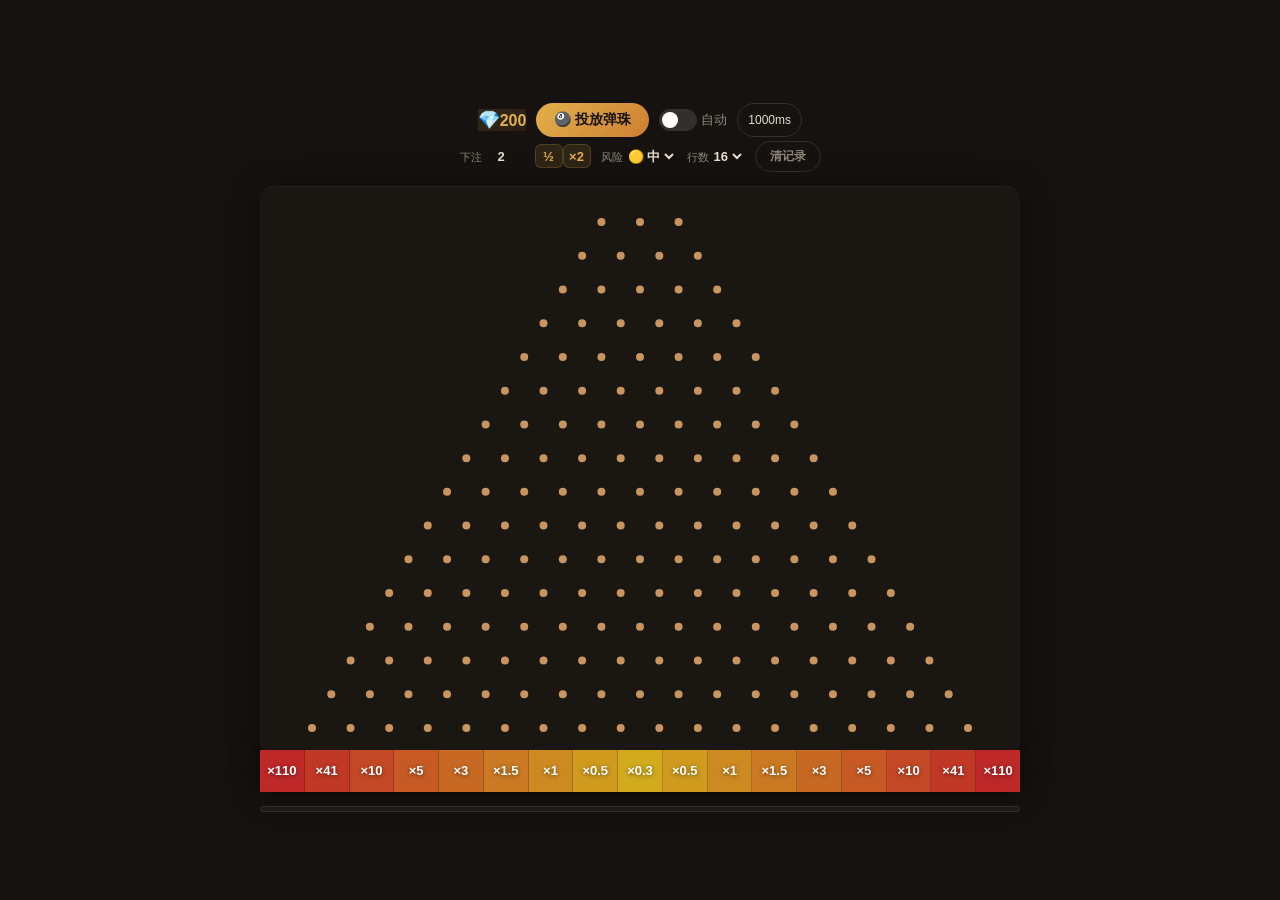
<file: games/plinko/index.html>
<!DOCTYPE html>
<html lang="zh-CN">
<head>
<meta charset="UTF-8">
<meta name="viewport" content="width=device-width,initial-scale=1,maximum-scale=1,user-scalable=no">
<title>Plinko 弹珠台</title>
<script src="matter.min.js"></script>
<script>
if(typeof Matter==='undefined'){document.write('<script src="https://unpkg.com/matter-js@0.19.0/build/matter.min.js"><\/script>');}
</script>
<style>
:root{
  --bg:#15120f; --panel:#1e1b18; --border:#332f2a;
  --gold:#e2b04a; --gold-dim:#b8935a; --copper:#cd7f32;
  --text:#e8ddd0; --muted:#8f867a; --red:#e0554a; --green:#4aa36b;
  --pill-bg:rgba(255,255,255,0.06); --pill-border:rgba(255,255,255,0.08);
  --shadow:0 4px 32px rgba(0,0,0,.45);
}
*,*::before,*::after{box-sizing:border-box;margin:0;padding:0}
body{
  background:var(--bg); color:var(--text);
  font-family:-apple-system,BlinkMacSystemFont,'Segoe UI',Roboto,'Noto Sans SC',sans-serif;
  display:flex; justify-content:center; align-items:center; min-height:100vh;
  overflow-x:hidden; overflow-y:auto;
}
main{
  display:flex; flex-direction:column; align-items:center; gap:0;
  padding:24px 16px; max-width:840px; width:100%;
}

/* ---- canvas wrapper ---- */
.canvas-shell{
  position:relative; background:var(--panel); border-radius:14px;
  box-shadow:var(--shadow); overflow:hidden; width:100%; max-width:760px;
}
canvas{display:block;width:100%;height:auto;aspect-ratio:760/570}
.canvas-shell::after{
  content:''; position:absolute; inset:0; pointer-events:none;
  border-radius:14px; box-shadow:inset 0 1px 0 rgba(255,255,255,.04);
}

/* ---- top bar ---- */
.bar-row1,.bar-row2{display:flex; flex-wrap:wrap; gap:10px; align-items:center; justify-content:center;
  width:100%; max-width:760px;}
.bar-row1{padding:14px 0 4px}
.bar-row2{padding:0 0 14px}
}
.pill{
  display:flex; align-items:center; gap:6px;
  background:var(--pill-bg); border:1px solid var(--pill-border);
  border-radius:28px; padding:5px 14px; font-size:13px; white-space:nowrap;
}
.pill label{color:var(--muted);font-size:11px;text-transform:uppercase;letter-spacing:.5px}
.pill select,.pill input{
  background:transparent; border:none; color:var(--text);
  font-size:13px; font-weight:600; outline:none; padding:2px 0;
}
.pill select option{background:var(--panel);color:var(--text)}
.pill input{width:44px;text-align:center}
.pill input::-webkit-inner-spin-button{opacity:0}
.balance-pill{background:linear-gradient(135deg,rgba(226,176,74,.15),rgba(205,127,50,.1));border-color:rgba(226,176,74,.2)}
.balance-pill strong{color:var(--gold);font-size:16px;font-weight:700;min-width:50px;text-align:center}

/* ---- buttons ---- */
.btn{
  border:none; border-radius:26px; padding:10px 22px; font-size:14px; font-weight:600;
  cursor:pointer; transition:all .15s; font-family:inherit;
}
.btn:active{transform:scale(.96)}
.btn:disabled{opacity:.35;cursor:default;transform:none}
.btn-primary{background:linear-gradient(135deg,#e2b04a,#cd7f32);color:#15120f}
.btn-primary:hover:not(:disabled){box-shadow:0 0 18px rgba(226,176,74,.3)}
.btn-ghost{background:transparent;border:1px solid var(--border);color:var(--muted)}
.btn-ghost:hover{color:var(--text);border-color:var(--gold-dim)}
.btn-sm{padding:6px 14px;font-size:12px;border-radius:20px}
.btn-adj{background:rgba(226,176,74,.12);border:1px solid rgba(226,176,74,.2);color:var(--gold);font-size:13px;font-weight:700;width:28px;height:24px;border-radius:6px;cursor:pointer;line-height:1;padding:0;transition:all .15s}
.btn-adj:hover{background:rgba(226,176,74,.25)}
.btn-adj:active{transform:scale(.9)}
.btn-adj:disabled{opacity:.25;cursor:default;transform:none}

/* ---- auto toggle ---- */
.toggle-wrap{display:flex;align-items:center;gap:4px;font-size:13px;color:var(--muted)}
.auto-interval-select{background:var(--surface);color:var(--text);border:1px solid var(--border);border-radius:17px;padding:0 10px;height:34px;font-size:12px;cursor:pointer;outline:none;-webkit-appearance:none;appearance:none}
.toggle{width:38px;height:22px;border-radius:11px;background:var(--border);position:relative;cursor:pointer;transition:background .25s}
.toggle.active{background:var(--gold)}
.toggle::after{content:'';width:16px;height:16px;border-radius:50%;background:#fff;position:absolute;top:3px;left:3px;transition:left .25s}
.toggle.active::after{left:19px}

/* ---- log ---- */
.log{
  width:100%; max-width:760px; max-height:180px; overflow-y:auto;
  background:var(--panel); border-radius:12px; padding:2px 0; margin-top:14px;
  border:1px solid var(--border); font-size:12px;
  scrollbar-width:thin; scrollbar-color:var(--border) transparent;
}
.log .row{display:flex;justify-content:space-between;align-items:center;padding:7px 14px;border-bottom:1px solid rgba(255,255,255,.04);font-size:12px}
.log .row:last-child{border-bottom:none}
.log .row-head{color:#bbb;font-size:11px;white-space:nowrap;overflow:hidden;text-overflow:ellipsis}
.log .profit{color:var(--green)}.log .loss{color:var(--red)}.log .even{color:var(--muted)}

/* ---- bin payout overlay ---- */
.bin-labels{
  display:flex; margin:-6px auto 0; max-width:760px; width:100%;
  height:42px; background:var(--panel); border-radius:0 0 14px 14px;
  box-shadow:var(--shadow);
}
.bin-label-item{
  flex:1; display:flex; align-items:center; justify-content:center;
  font-size:13px; font-weight:700; color:#fff; position:relative;
  border-right:1px solid rgba(0,0,0,.2); text-shadow:0 1px 4px rgba(0,0,0,.5);
}
.bin-label-item:last-child{border-right:none}

/* ---- last win flash ---- */
@keyframes flashGold{0%{box-shadow:0 0 0 rgba(226,176,74,0)}50%{box-shadow:0 0 28px rgba(226,176,74,.5)}100%{box-shadow:0 0 0 rgba(226,176,74,0)}}
.flash{animation:flashGold .6s ease-out}

@media(max-width:780px){
  .bar-row1,.bar-row2{gap:6px}
  .pill{padding:4px 10px;font-size:12px}
  .pill label{font-size:10px}
  .bin-labels{height:32px}
  .bin-label-item{font-size:11px}
}
</style>
</head>
<body>
<main>
  <div class="bar bar-row1">
    <div class="pill balance-pill"><span style="font-size:18px">💎</span><strong id="balanceDisplay">200</strong></div>
    <button class="btn btn-primary" id="dropBtn" style="height:34px;padding:0 18px">🎱 投放弹珠</button>
    <div class="toggle-wrap" id="toggleWrap"><div class="toggle" id="toggleBtn"></div> 自动</div>
    <select id="autoInterval" class="auto-interval-select" title="自动投放间隔">
      <option value="500">500ms</option>
      <option value="750">750ms</option>
      <option value="1000" selected>1000ms</option>
    </select>
  </div>
  <div class="bar bar-row2">
    <div class="pill"><label>下注</label><input type="number" id="betAmount" value="1" min="1" max="10000" style="width:52px"><button class="btn-adj" id="betHalf">½</button><button class="btn-adj" id="betDouble">×2</button></div>
    <div class="pill"><label>风险</label><select id="riskSelect"><option value="0">🟢 低</option><option value="1" selected>🟡 中</option><option value="2">🔴 高</option></select></div>
    <div class="pill"><label>行数</label><select id="rowSelect"><option value="8">8</option><option value="9">9</option><option value="10">10</option><option value="11">11</option><option value="12">12</option><option value="13">13</option><option value="14">14</option><option value="15">15</option><option value="16" selected>16</option></select></div>
    <button class="btn btn-ghost btn-sm" id="clearLog">清记录</button>
  </div>

  <div class="canvas-shell" id="canvasShell">
    <canvas id="plinkoCanvas" width="760" height="570"></canvas>
  </div>
  <div class="bin-labels" id="binLabels"></div>

  <button class="btn btn-primary" id="dropBtn" style="margin-top:14px;display:none">🎱 投放弹珠</button>
  <div class="log" id="logContainer"></div>
</main>

<script>
// ============ 常量 (from game.ts) ============
const ROW_COUNTS = [8,9,10,11,12,13,14,15,16];
const RISK_NAMES = ['低','中','高'];

const BIN_PAYOUTS = {
  8: {0:[[5.6,2.1,1.1,1,0.5,1,1.1,2.1,5.6],[13,3,1.3,0.7,0.4,0.7,1.3,3,13],[29,4,1.5,0.3,0.2,0.3,1.5,4,29]]},
  9: {0:[[5.6,2,1.6,1,0.7,0.7,1,1.6,2,5.6],[18,4,1.7,0.9,0.5,0.5,0.9,1.7,4,18],[43,7,2,0.6,0.2,0.2,0.6,2,7,43]]},
  10:{0:[[8.9,3,1.4,1.1,1,0.5,1,1.1,1.4,3,8.9],[22,5,2,1.4,0.6,0.4,0.6,1.4,2,5,22],[76,10,3,0.9,0.3,0.2,0.3,0.9,3,10,76]]},
  11:{0:[[8.4,3,1.9,1.3,1,0.7,0.7,1,1.3,1.9,3,8.4],[24,6,3,1.8,0.7,0.5,0.5,0.7,1.8,3,6,24],[120,14,5.2,1.4,0.4,0.2,0.2,0.4,1.4,5.2,14,120]]},
  12:{0:[[10,3,1.6,1.4,1.1,1,0.5,1,1.1,1.4,1.6,3,10],[33,11,4,2,1.1,0.6,0.3,0.6,1.1,2,4,11,33],[170,24,8.1,2,0.7,0.2,0.2,0.2,0.7,2,8.1,24,170]]},
  13:{0:[[8.1,4,3,1.9,1.2,0.9,0.7,0.7,0.9,1.2,1.9,3,4,8.1],[43,13,6,3,1.3,0.7,0.4,0.4,0.7,1.3,3,6,13,43],[260,37,11,4,1,0.2,0.2,0.2,0.2,1,4,11,37,260]]},
  14:{0:[[7.1,4,1.9,1.4,1.3,1.1,1,0.5,1,1.1,1.3,1.4,1.9,4,7.1],[58,15,7,4,1.9,1,0.5,0.2,0.5,1,1.9,4,7,15,58],[420,56,18,5,1.9,0.3,0.2,0.2,0.2,0.3,1.9,5,18,56,420]]},
  15:{0:[[15,8,3,2,1.5,1.1,1,0.7,0.7,1,1.1,1.5,2,3,8,15],[88,18,11,5,3,1.3,0.5,0.3,0.3,0.5,1.3,3,5,11,18,88],[620,83,27,8,3,0.5,0.2,0.2,0.2,0.2,0.5,3,8,27,83,620]]},
  16:{0:[[16,9,2,1.4,1.4,1.2,1.1,1,0.5,1,1.1,1.2,1.4,1.4,2,9,16],[110,41,10,5,3,1.5,1,0.5,0.3,0.5,1,1.5,3,5,10,41,110],[1000,130,26,9,4,2,0.2,0.2,0.2,0.2,0.2,2,4,9,26,130,1000]]}
};

function getPayout(rowCount, risk, binIndex) {
  return (BIN_PAYOUTS[rowCount]?.[0]?.[risk]?.[binIndex]) ?? 1;
}

// bin color interpolation (from original game)
function interpolateRGB(a, b, steps) {
  const r = []; for (let i = 0; i < steps; ++i) {
    const t = i / (steps - 1);
    r.push({r: Math.round(a.r + (b.r - a.r) * t), g: Math.round(a.g + (b.g - a.g) * t), b: Math.round(a.b + (b.b - a.b) * t)});
  }
  return r;
}

// ============ 成员系统 ============
var selectedMember = localStorage.getItem('plinko_member') || '';
var memberLevel = parseInt(localStorage.getItem('plinko_member_level')||'0',10)||0;
var memberParams = JSON.parse(localStorage.getItem('plinko_member_params')||'{}');

// 从父页面接收成员选择（params 为当前等级的直接值）
window.addEventListener('message',function(e){
  if(e.data&&e.data.type==='plinko_select_member'){
    selectedMember = e.data.member||'';
    memberLevel = parseInt(e.data.level||'0',10)||0;
    memberParams = e.data.params||{};
    localStorage.setItem('plinko_member', selectedMember);
    localStorage.setItem('plinko_member_level', memberLevel);
    localStorage.setItem('plinko_member_params', JSON.stringify(memberParams));
  }
});

// 后台标签��：暂停自动投球 + 防止物理卡住导致最低收益
document.addEventListener('visibilitychange', function(){
  if(document.hidden){
    if(autoBet) toggleAuto(false);
  }
});

// ============ 状态 ============
let balance = parseFloat(localStorage.getItem('plinko_balance')||'200');
if(balance<=0)balance=200;
// 存档恢复（由父页面 wx_games_plinko_show.php 注入）
(function(){var r=localStorage.getItem('plinko_restore');if(r){try{var d=JSON.parse(r);if(d.balance>0)balance=d.balance;}catch(e){}localStorage.removeItem('plinko_restore');}})();
let betAmount=1,risk=1,rowCount=16,autoBet=false,autoTimer=null,logEntries=[],ballBetMap={};
// 统计追踪
let plinkoTotalBet = parseInt(localStorage.getItem('plinko_total_bet')||'0',10)||0;
let plinkoTotalPayout = parseFloat(localStorage.getItem('plinko_total_payout')||'0')||0;
let plinkoBallCount = 0;
let plinkoPlayCount = parseInt(localStorage.getItem('plinko_play_count')||'0',10)||0;

function getActiveBallCount(){return Object.keys(ballBetMap).length}
function getMinBet(){return Math.max(1, Math.ceil(balance * 0.01));}
function lockSettings(lock){
  betInput.disabled=lock;riskSelect.disabled=lock;rowSelect.disabled=lock;dropBtn.disabled=lock;
  betHalf.disabled=lock;betDouble.disabled=lock;
}

// ============ DOM ============
const canvas=document.getElementById('plinkoCanvas');
const W=760,H=570;
const balDisplay=document.getElementById('balanceDisplay');
const betInput=document.getElementById('betAmount');
const riskSelect=document.getElementById('riskSelect');
const rowSelect=document.getElementById('rowSelect');
const dropBtn=document.getElementById('dropBtn');
const clearBtn=document.getElementById('clearLog');
const logContainer=document.getElementById('logContainer');
const binLabels=document.getElementById('binLabels');
const toggleBtn=document.getElementById('toggleBtn');
const toggleWrap=document.getElementById('toggleWrap');
const canvasShell=document.getElementById('canvasShell');

function updateUI(){
  balDisplay.textContent=balance%1===0?balance:balance.toFixed(1);
  // 实时同步到 localStorage（parent 的 save 读取需要）
  localStorage.setItem('plinko_balance',balance);
  localStorage.setItem('plinko_total_bet',plinkoTotalBet);
  localStorage.setItem('plinko_total_payout',plinkoTotalPayout);
  localStorage.setItem('plinko_play_count',plinkoPlayCount);
  // 实时推送给父页面（欢迎卡片和导航栏秒级刷新）
  try{parent.postMessage({type:'plinko_balance',balance:balance},'*');}catch(e){}
  betAmount=parseInt(betInput.value,10)||1;
  const minBet=getMinBet();
  if(betAmount<minBet) { betInput.value=minBet; betAmount=minBet; }
  if(betAmount>balance&&balance>0) betInput.value=Math.floor(balance);
  risk=parseInt(riskSelect.value,10);
  rowCount=parseInt(rowSelect.value,10);
  renderBinLabels();
}

function addLog(riskName,rowCount,payoutMult,bet,profit,binIdx,balanceAfter){
  plinkoBallCount++;
  const f = n => {n=Number(n)||0; return n.toFixed(1);};
  logEntries.unshift({
    riskName,rowCount,
    bet:f(bet), payoutMult:f(payoutMult),
    profit:f(profit)
  });
  if(logEntries.length>50)logEntries.length=50;
  renderLog();
}
function renderLog(){
  logContainer.innerHTML=logEntries.map(e=>{
    const cls=+e.profit>0?'profit':(+e.profit<0?'loss':'even');
    const sign=+e.profit>0?'+':'';
    return `<div class="row">
      <div class="row-head">难度：${e.riskName} &nbsp;|&nbsp; 行数：${e.rowCount} &nbsp;|&nbsp; 下注：${e.bet} &nbsp;|&nbsp; 获奖：${e.payoutMult}</div>
      <span class="${cls}" style="font-size:14px;font-weight:700">${sign}${e.profit}</span>
    </div>`;
  }).join('');
}

// bin labels below canvas
function renderBinLabels(){
  const payouts=BIN_PAYOUTS[rowCount]?.[0]?.[risk]||[];
  const count=payouts.length;
  const red={r:190,g:40,b:40},yellow={r:210,g:170,b:30};
  const colors=interpolateRGB(red,yellow,Math.ceil(count/2));
  const allColors=[...colors,...colors.toReversed().slice(count%2===0?0:1)];
  binLabels.innerHTML=allColors.map((c,i)=>{
    return `<div class="bin-label-item" style="background:rgb(${c.r},${c.g},${c.b})">×${payouts[i]}</div>`;
  }).join('');
}

// ============ Matter.js 引擎 ============
const PADDING_X=52,PADDING_TOP=36,PADDING_BOTTOM=28;
const PIN_CAT=0x0001,BALL_CAT=0x0002;
const frictionAirByRows={8:0.0395,9:0.041,10:0.038,11:0.0355,12:0.0414,13:0.0437,14:0.0401,15:0.0418,16:0.0364};
let engine,render,runner,pins=[],walls=[],sensor,pinsLastRowX=[];

function createEngine(){
  if(engine){Matter.Render.stop(render);Matter.Runner.stop(runner);Matter.World.clear(engine.world,false);Matter.Engine.clear(engine)}
  engine=Matter.Engine.create({timing:{timeScale:1}});
  render=Matter.Render.create({engine,canvas,options:{width:W,height:H,background:'#1a1612',wireframes:false}});
  runner=Matter.Runner.create();
  pins=[];pinsLastRowX=[];walls=[];ballBetMap={};
  placePinsAndWalls();
  sensor=Matter.Bodies.rectangle(W/2,H,W,10,{isSensor:true,isStatic:true,render:{visible:false}});
  Matter.Composite.add(engine.world,sensor);
  Matter.Events.on(engine,'collisionStart',function(ev){
    ev.pairs.forEach(p=>{const a=p.bodyA,b=p.bodyB;if(a===sensor)handleBin(b);else if(b===sensor)handleBin(a);});
  });
  Matter.Events.on(engine,'afterUpdate',function(){
    // 后台标签页：物理引擎暂停，不处理落槽
    if(document.hidden) return;
    Matter.Composite.allBodies(engine.world).forEach(b=>{
      if(b.collisionFilter && b.collisionFilter.category===BALL_CAT && b.position.y > H+30){
        if(ballBetMap[b.id]!==undefined) handleBin(b);
      }
    });
  });
  Matter.Render.run(render);Matter.Runner.run(runner,engine);
}

function placePinsAndWalls(){
  if(pins.length){Matter.Composite.remove(engine.world,pins);pins=[]}
  if(walls.length){Matter.Composite.remove(engine.world,walls);walls=[]}
  pinsLastRowX=[];
  const pinDistX=(W-PADDING_X*2)/((3+rowCount-1)-1);
  const pinR=(24-rowCount)/2;
  for(let r=0;r<rowCount;r++){
    const y=PADDING_TOP+((H-PADDING_TOP-PADDING_BOTTOM)/(rowCount-1))*r;
    const rowPadX=PADDING_X+((rowCount-1-r)*pinDistX)/2;
    for(let c=0;c<3+r;c++){
      const x=rowPadX+((W-rowPadX*2)/(3+r-1))*c;
      const pin=Matter.Bodies.circle(x,y,pinR,{isStatic:true,render:{fillStyle:'#c89460'},collisionFilter:{category:PIN_CAT,mask:BALL_CAT}});
      pins.push(pin);if(r===rowCount-1)pinsLastRowX.push(x);
    }
  }
  Matter.Composite.add(engine.world,pins);
  const firstPinX=pins[0].position.x;
  const angle=Math.atan2(firstPinX-pinsLastRowX[0],H-PADDING_TOP-PADDING_BOTTOM);
  const wallX=firstPinX-(firstPinX-pinsLastRowX[0])/2-pinDistX*.25;
  walls.push(
    Matter.Bodies.rectangle(wallX,H/2,10,H,{isStatic:true,angle,render:{visible:false}}),
    Matter.Bodies.rectangle(W-wallX,H/2,10,H,{isStatic:true,angle:-angle,render:{visible:false}})
  );
  Matter.Composite.add(engine.world,walls);
}

function dropBall(){
  const minBet = getMinBet();
  if(betAmount<minBet) { betAmount=minBet; betInput.value=minBet; }
  if(betAmount>balance){ betAmount=Math.floor(balance); betInput.value=betAmount; }
  if(betAmount<=0) return;
  const pinR=(24-rowCount)/2,ballR=pinR*2;
  const offsetRange=((W-PADDING_X*2)/((3+rowCount-1)-1))*.8;
  // Jiyeon 技能：额外偏移
  var extraOffset = 0;
  if(selectedMember==='jiyeon'&&memberLevel>0){
    extraOffset = parseFloat(memberParams.offset||'0');
  }
  const x=W/2+(Math.random()-.5)*offsetRange + extraOffset * (Math.random() > 0.5 ? 1 : -1);
  // Qri 技能：反弹系数
  var restitution = 0.8 + (selectedMember==='qri' ? parseFloat(memberParams.restitution||'0') : 0);
  var ball=Matter.Bodies.circle(x,0,ballR,{
    restitution:restitution,friction:.5,frictionAir:frictionAirByRows[rowCount]||.04,
    collisionFilter:{category:BALL_CAT,mask:PIN_CAT},
    render:{fillStyle:'#e0704a'}
  });
  // Hyomin 技能：初速度减少
  if(selectedMember==='hyomin'&&memberLevel>0){
    var speedMul = 1 - parseFloat(memberParams.speed||'0');
    Matter.Body.setVelocity(ball, {x: ball.velocity.x * speedMul, y: ball.velocity.y * speedMul});
  }
  Matter.Composite.add(engine.world,ball);
  ballBetMap[ball.id]=betAmount;
  lockSettings(true);
  // 兜底：5秒后强制结算（防止 sensor 漏检测 + 移动端低帧率卡球）
  setTimeout(()=>{
    if(ballBetMap[ball.id]!==undefined){
      handleBin(ball); // 走正常结算，不丢钱
    }
  }, 12000);
}

function handleBin(ball){
  if(!ballBetMap[ball.id]) return;
  const bx=ball.position.x;let binIdx=-1;
  for(let i=pinsLastRowX.length-1;i>=0;i--){if(pinsLastRowX[i]<bx){binIdx=i;break}}
  const bet=ballBetMap[ball.id]||betAmount;
  Matter.Composite.remove(engine.world,ball); delete ballBetMap[ball.id];
  if(binIdx<0||binIdx>=pinsLastRowX.length-1){if(getActiveBallCount()===0)lockSettings(false);return}
  let mult=getPayout(rowCount,risk,binIdx);

  // Boram 技能：<1x 倍率时缩小间距，往高倍邻居微调
  if(selectedMember==='boram'&&memberLevel>0&&mult<1){
    var spacing = parseFloat(memberParams.spacing||'0');
    // 检查左右邻居，选倍率更高的
    var leftMult = binIdx>0 ? getPayout(rowCount,risk,binIdx-1) : mult;
    var rightMult = binIdx<pinsLastRowX.length-2 ? getPayout(rowCount,risk,binIdx+1) : mult;
    if(leftMult > mult && Math.random() < spacing) { mult = leftMult; binIdx = binIdx-1; }
    else if(rightMult > mult && Math.random() < spacing) { mult = rightMult; binIdx = binIdx+1; }
  }

  let payout=Math.round(bet*mult*100)/100,profit=payout-bet;

  // Soyeon 技能：随机倍率加成
  if(selectedMember==='soyeon'&&memberLevel>0){
    var prob = parseFloat(memberParams.prob||'0');
    if(Math.random() < prob){
      var minR = parseFloat(memberParams.min||'0.8');
      var maxR = parseFloat(memberParams.max||'1.5');
      var randMult = minR + Math.random() * (maxR - minR);
      payout = Math.round(payout * randMult * 100) / 100;
      profit = payout - bet;
    }
  }

  balance+=payout;
  plinkoTotalPayout+=payout;
  addLog(RISK_NAMES[risk],rowCount,mult,bet,profit,binIdx,balance);
  updateUI();
  try{parent.postMessage({type:'plinko_ball',betAmount:bet,multiplier:mult,payout:payout,profit:profit,risk:risk,rowCount:rowCount,binIndex:binIdx},'*');}catch(e){}
  if(profit>0){canvasShell.classList.add('flash');setTimeout(()=>canvasShell.classList.remove('flash'),600);}
  if(getActiveBallCount()===0) lockSettings(false);

  // Eunjung 技能：概率额外弹珠（不额外扣费，免费 bonus，不可递归）
  var _eunjungBonus = false;
  if(selectedMember==='eunjung'&&memberLevel>0&&!_eunjungBonus){
    var extraProb = parseFloat(memberParams.prob||'0');
    if(Math.random() < extraProb) { _eunjungBonus = true; dropBall(); _eunjungBonus = false; }
  }
}

// ============ 自动投注 ============
function toggleAuto(on){
  autoBet=on;
  if(on){
    toggleBtn.classList.add('active');
    if(autoTimer) clearInterval(autoTimer);
    const ms=parseInt(document.getElementById('autoInterval').value,10)||1000;
    // Hyomin 技能：自动间隔减少
    var actualMs = ms;
    if(selectedMember==='hyomin'&&memberLevel>0){
      actualMs = Math.max(100, ms - parseInt(memberParams.interval||'0'));
    }
    autoTimer=setInterval(()=>{
      if(!autoBet) return;
      if(balance>=betAmount){ balance-=betAmount; plinkoTotalBet+=betAmount; plinkoPlayCount++; dropBall(); updateUI(); }
    },actualMs);
  }else{
    toggleBtn.classList.remove('active');
    clearInterval(autoTimer); autoTimer=null;
  }
}

// ============ 事件 ============
dropBtn.addEventListener('click',()=>{updateUI();if(betAmount>balance){alert('余额不足！');return}balance-=betAmount;plinkoTotalBet+=betAmount;plinkoPlayCount++;dropBall();updateUI()});
toggleBtn.addEventListener('click',()=>{updateUI();if(!autoBet&&betAmount>balance){alert('余额不足！');return}toggleAuto(!autoBet)});
clearBtn.addEventListener('click',()=>{logEntries=[];renderLog()});
betInput.addEventListener('change',updateUI);
const betHalf=document.getElementById('betHalf'),betDouble=document.getElementById('betDouble');
betHalf.addEventListener('click',()=>{betInput.value=Math.max(1,Math.floor((parseInt(betInput.value,10)||1)/2));updateUI()});
betDouble.addEventListener('click',()=>{betInput.value=Math.min(Math.floor(balance),(parseInt(betInput.value,10)||1)*2);updateUI()});
riskSelect.addEventListener('change',updateUI);
rowSelect.addEventListener('change',()=>{updateUI();createEngine()});
window.addEventListener('beforeunload',()=>{localStorage.setItem('plinko_balance',balance);localStorage.setItem('plinko_total_bet',plinkoTotalBet);localStorage.setItem('plinko_total_payout',plinkoTotalPayout);localStorage.setItem('plinko_play_count',plinkoPlayCount)});

updateUI();createEngine();renderBinLabels();

// ============ 兜底轮询：每 500ms 强制检查锁定状态 ============
let lockState = false;
const _origLockSettings = lockSettings;
lockSettings = function(lock){
  lockState = lock;
  _origLockSettings(lock);
};
setInterval(()=>{
  // 真理：如果 ballBetMap 实际为空，必须解锁（无论之前的事件是否触发）
  if(lockState && getActiveBallCount()===0){
    _origLockSettings(false);
    lockState = false;
  }
}, 500);
</script>
</body>
</html>
</file>
